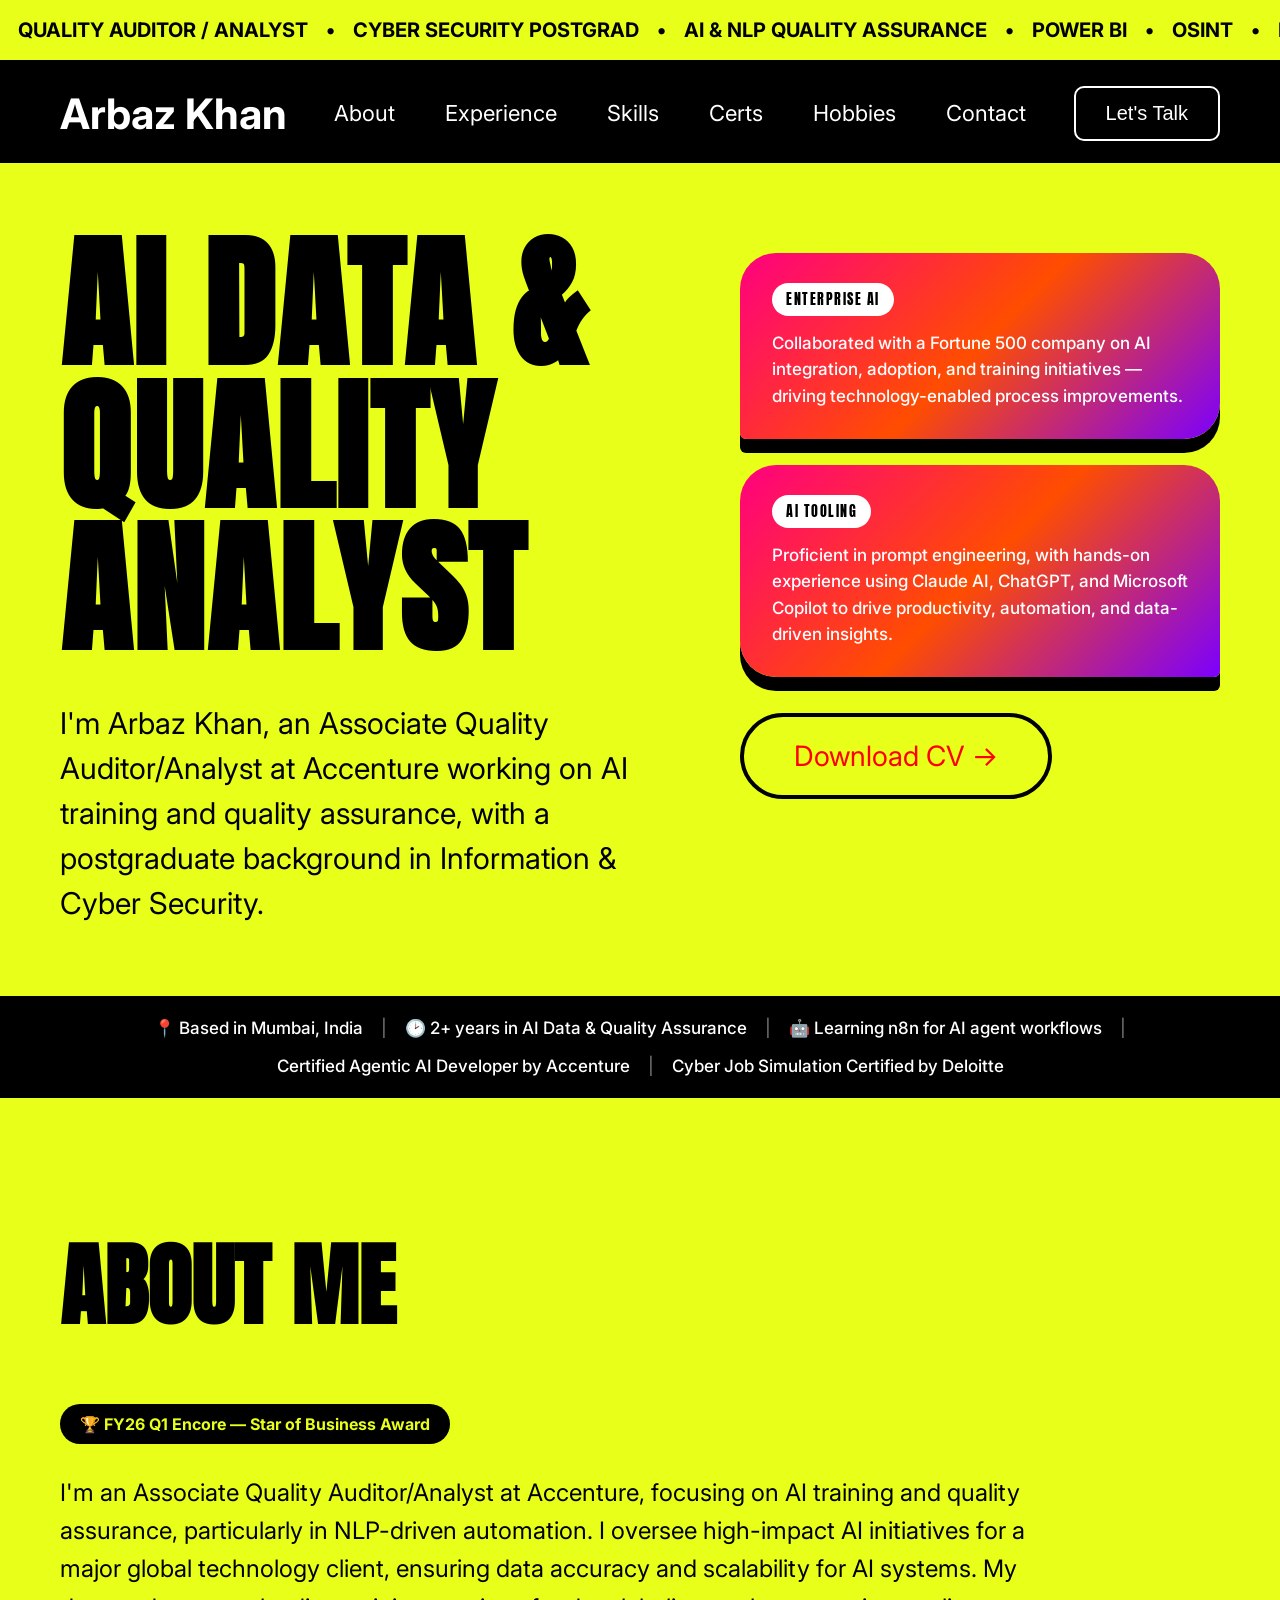
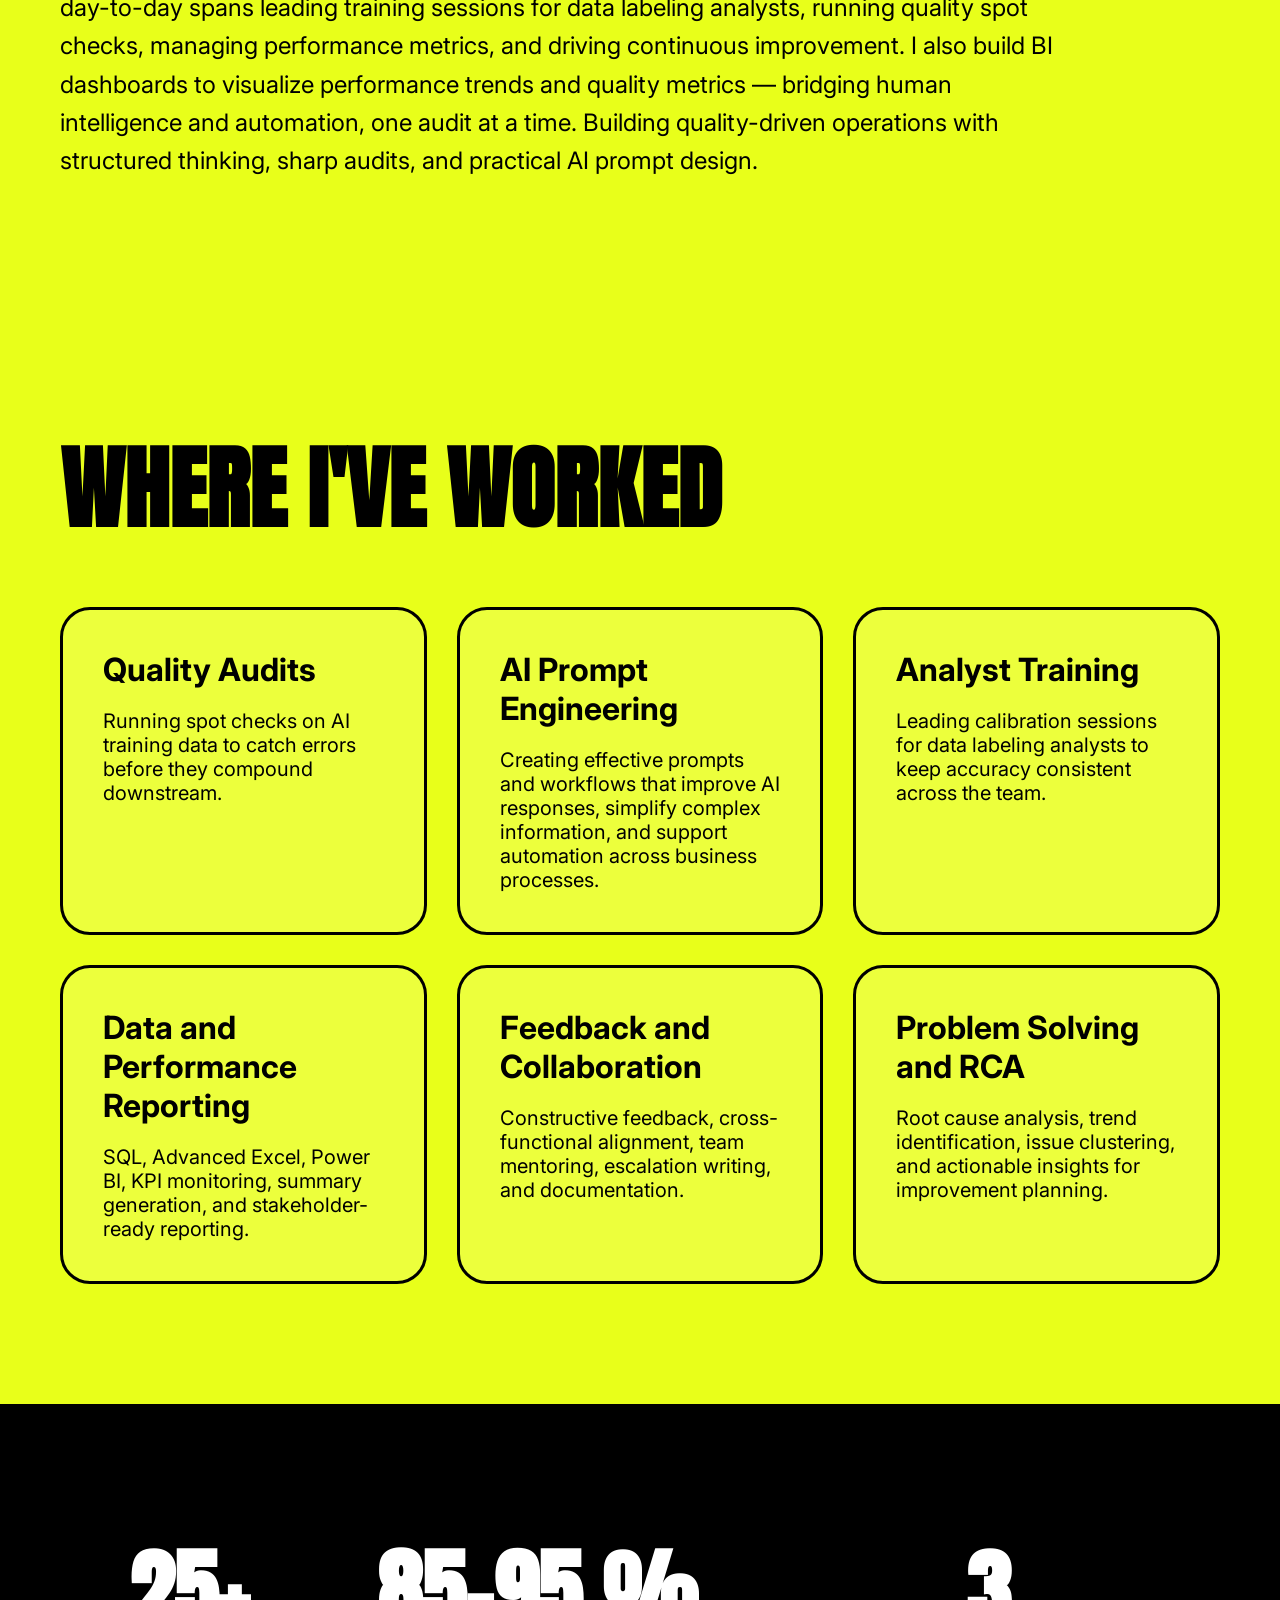
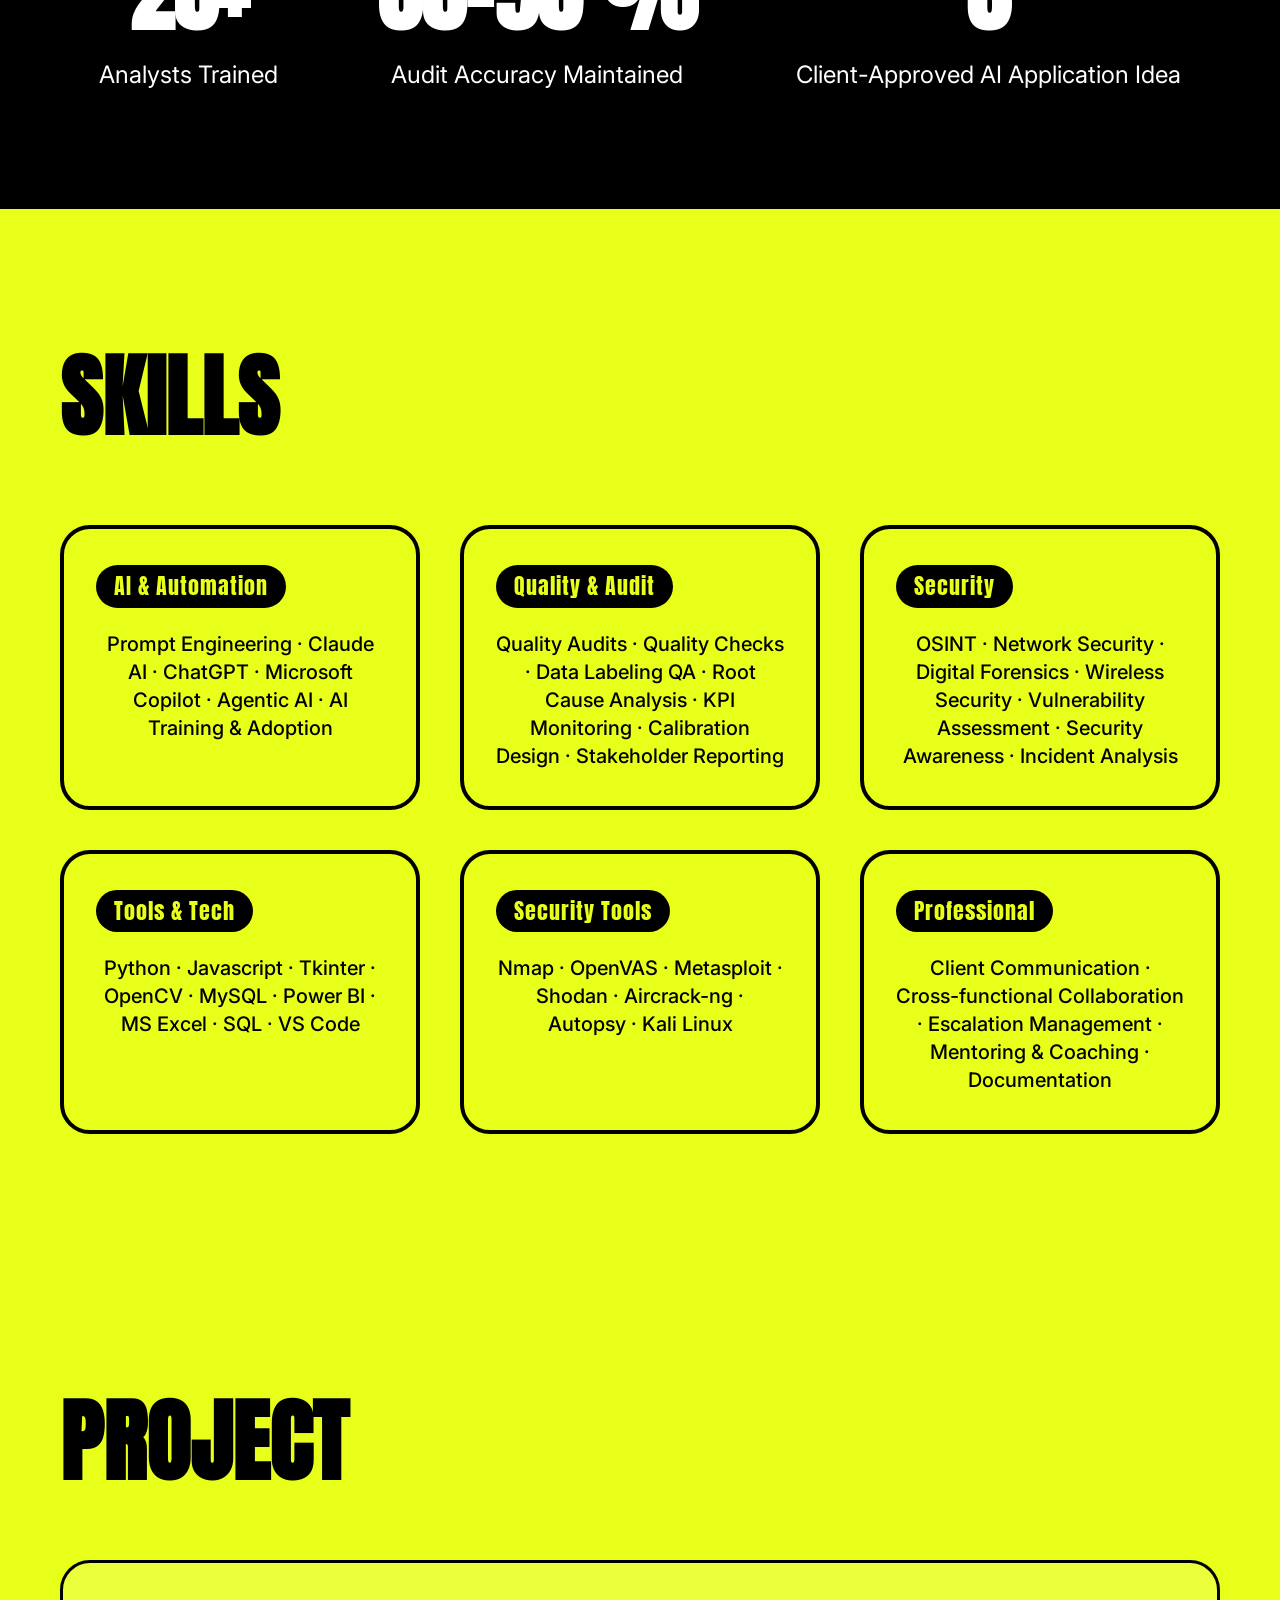
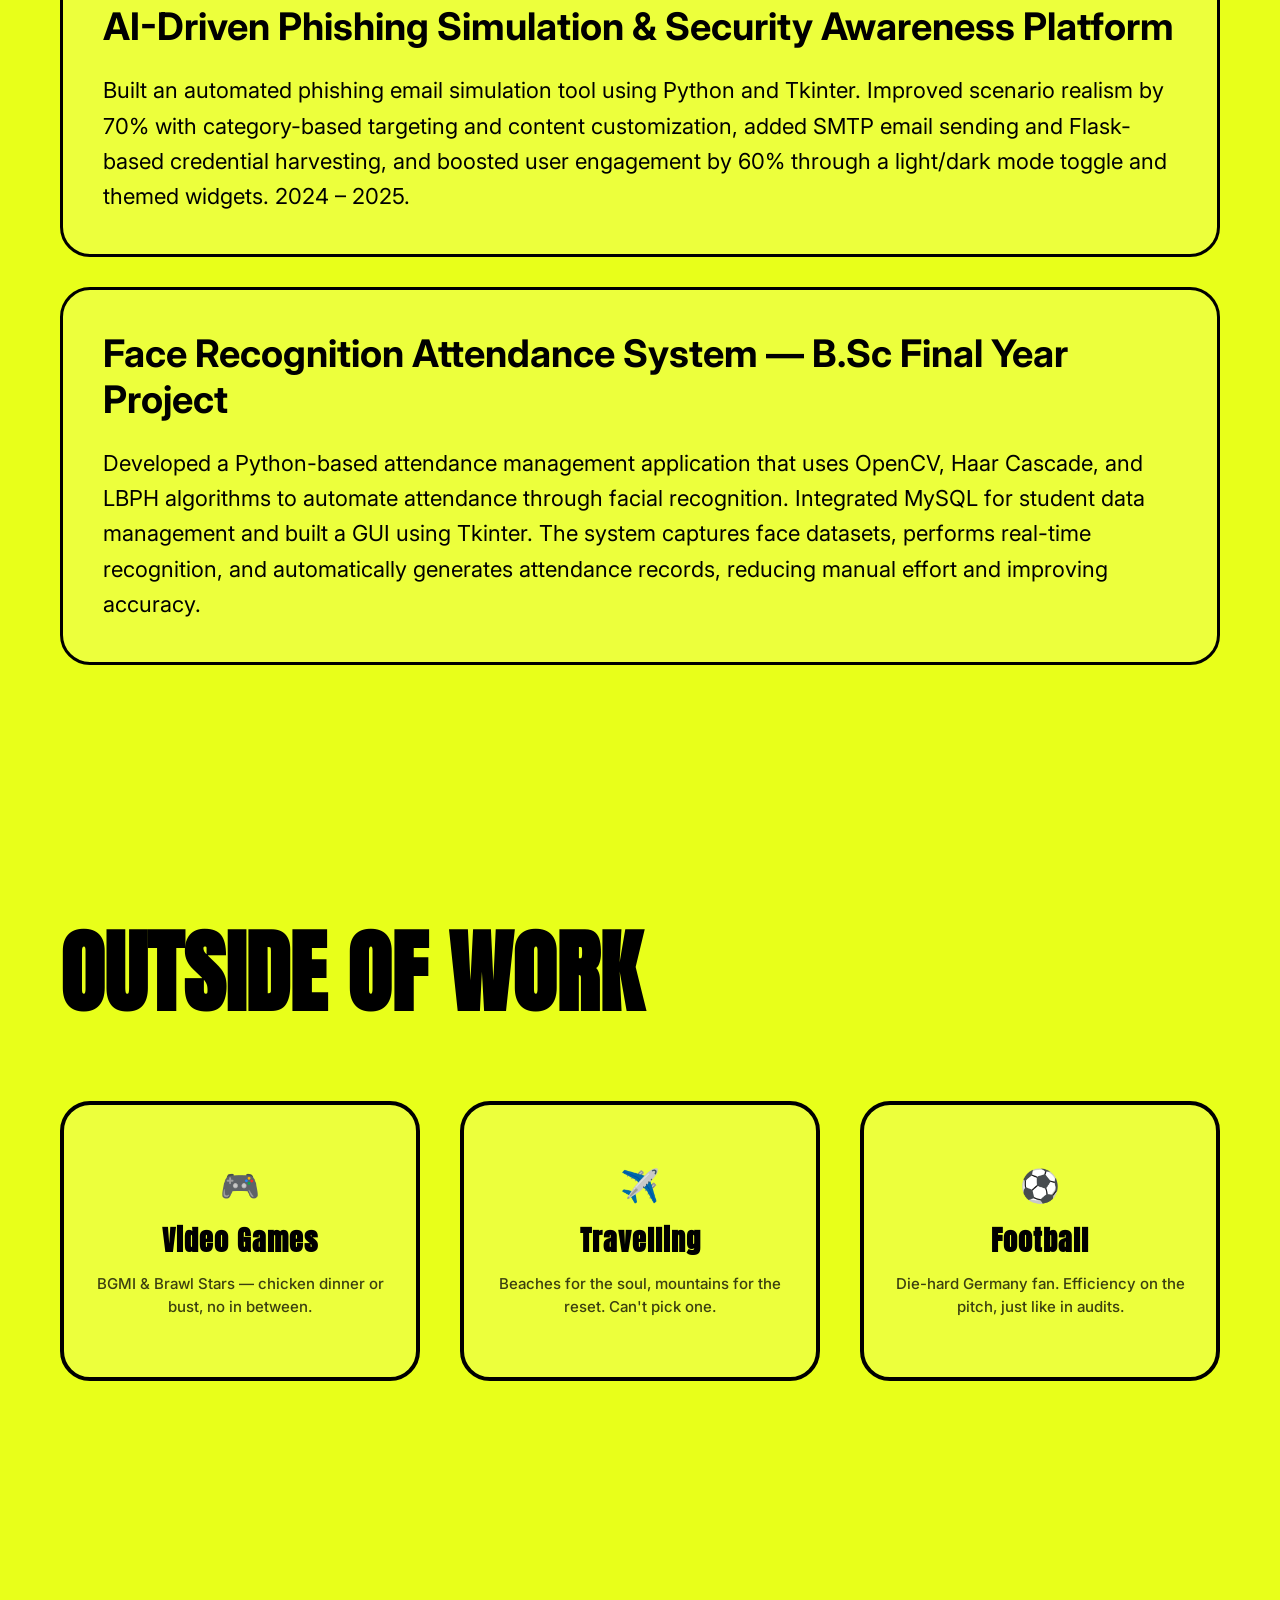
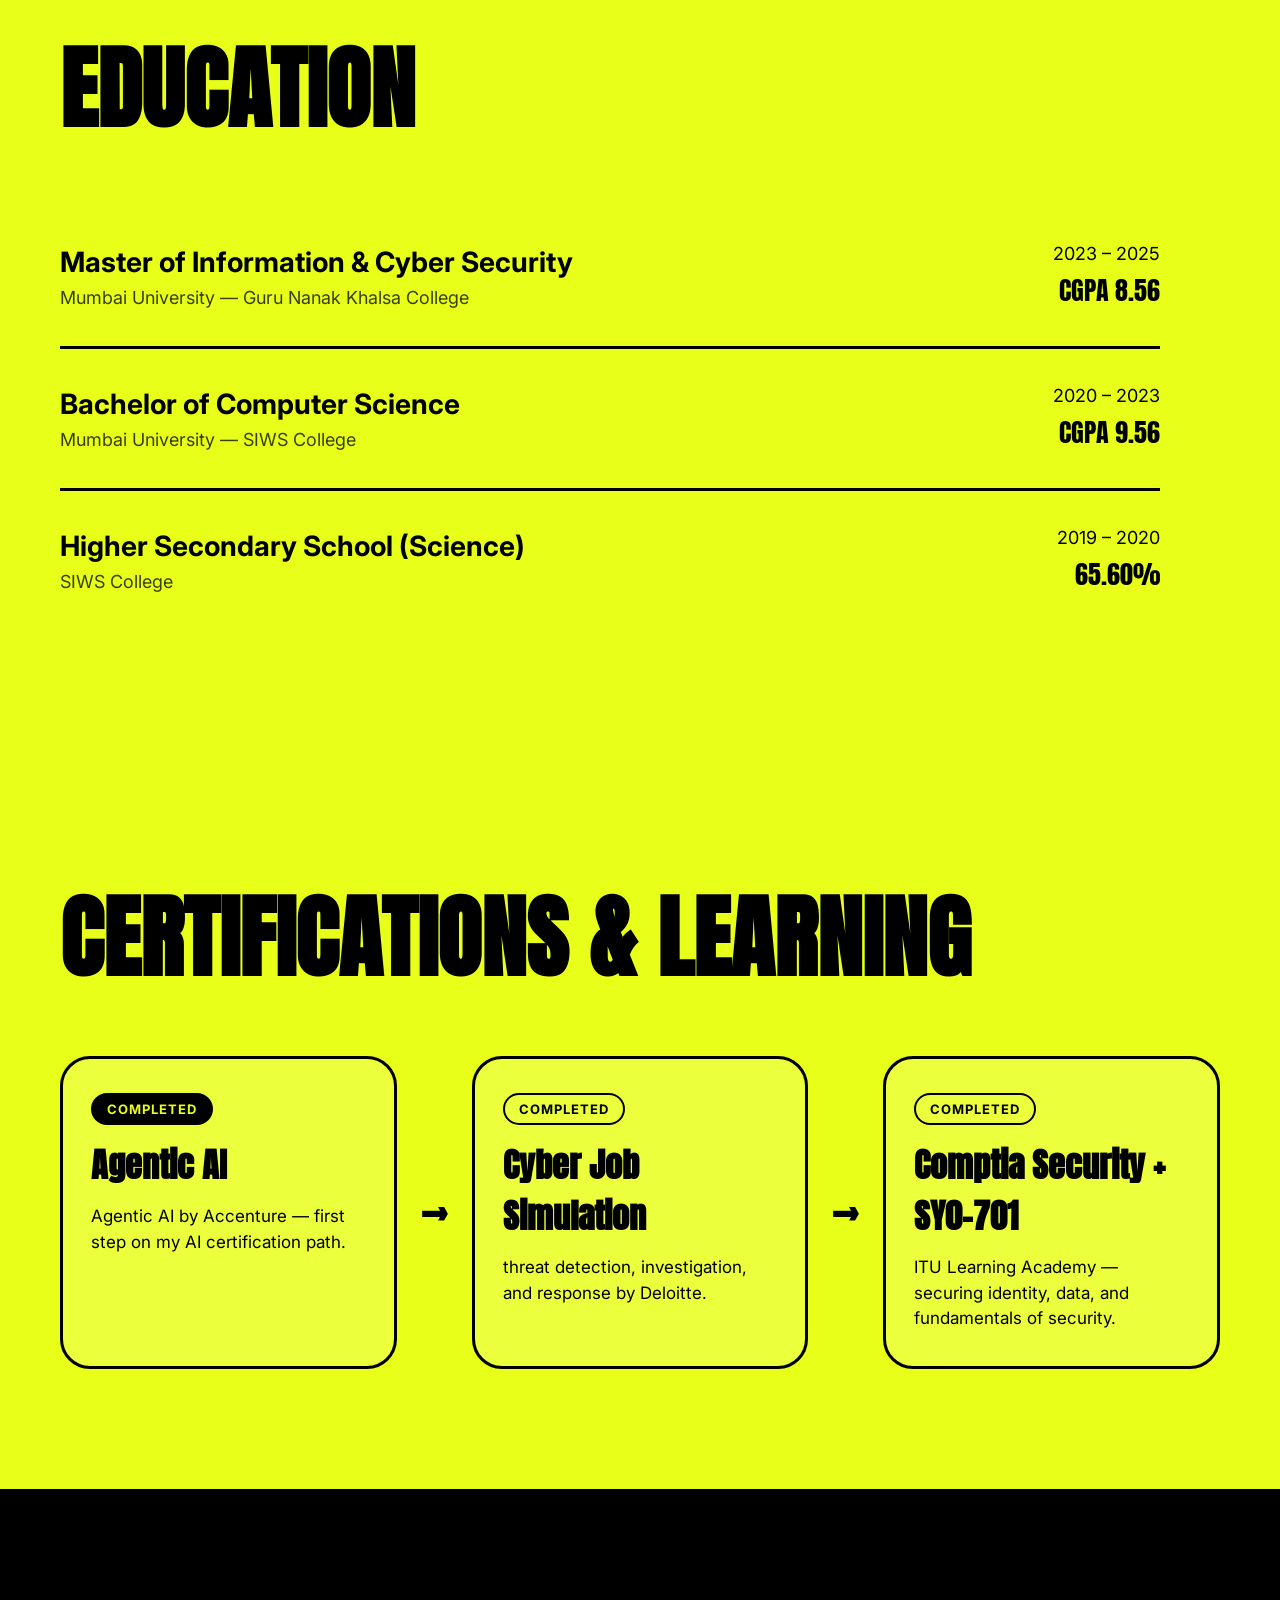
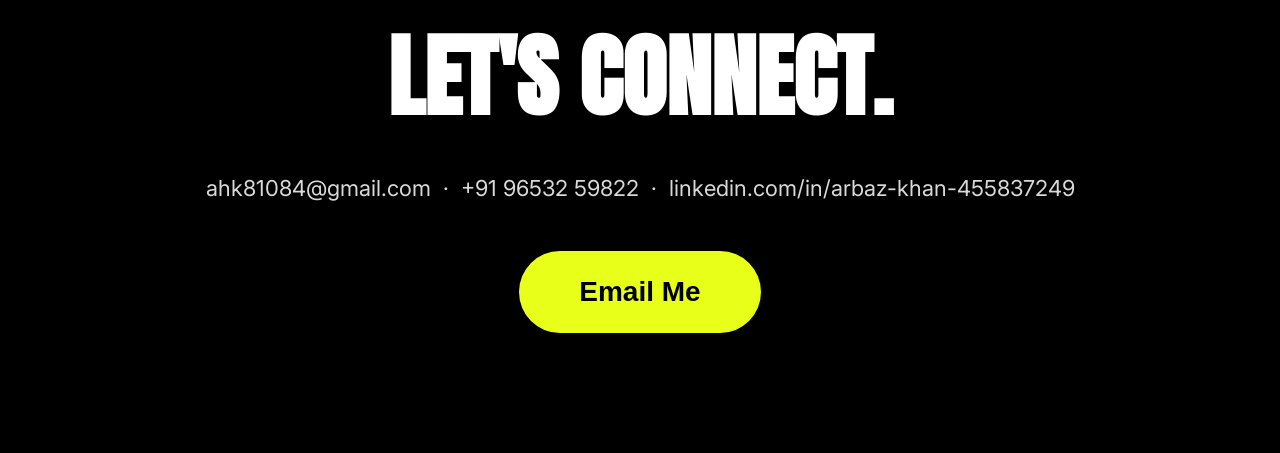
<file: index.html>
<!DOCTYPE html>
<html lang="en">
 
<head>
    <meta charset="UTF-8">
    <meta name="viewport" content="width=device-width, initial-scale=1.0">
    <title>Arbaz Khan — Portfolio</title>
 
    <link rel="stylesheet" href="arbazpotmain.css">
 
    <link href="https://fonts.googleapis.com/css2?family=Anton&family=Inter:wght@300;400;500;600;700&display=swap"
        rel="stylesheet">
</head>
 
<body>
 
    <!-- Announcement Bar -->
 
    <div class="announcement">
        <div class="marquee-track">
            <span>QUALITY AUDITOR / ANALYST</span>
            <span>•</span>
            <span>CYBER SECURITY POSTGRAD</span>
            <span>•</span>
            <span>AI &amp; NLP QUALITY ASSURANCE</span>
            <span>•</span>
            <span>POWER BI</span>
            <span>•</span>
            <span>OSINT</span>
            <span>•</span>
            <span>BUILDING TOWARD SECURITY &amp; AI ROLES</span>
            <span>•</span>
            <span>QUALITY AUDITOR / ANALYST</span>
            <span>•</span>
            <span>CYBER SECURITY POSTGRAD</span>
            <span>•</span>
            <span>AI &amp; NLP QUALITY ASSURANCE</span>
            <span>•</span>
            <span>POWER BI</span>
            <span>•</span>
            <span>OSINT</span>
            <span>•</span>
            <span>BUILDING TOWARD SECURITY &amp; AI ROLES</span>
            <span>•</span>
        </div>
    </div>
 
    <!-- Navbar -->
 
    <nav id="mainNav">
 
        <div class="logo">
            Arbaz Khan
        </div>
 
        <ul>
            <li><a href="#about">About</a></li>
            <li><a href="#experience">Experience</a></li>
            <li><a href="#skills">Skills</a></li>
            <li><a href="#certifications">Certs</a></li>
            <li><a href="#hobbies">Hobbies</a></li>
            <li><a href="#contact">Contact</a></li>
        </ul>
 
        <button class="login-btn">
            Let's Talk
        </button>
 
    </nav>
 
    <!-- Hero -->
 
    <section class="hero" data-animate>
 
        <div class="hero-left">
 
            <h1>
                AI DATA &amp; <br> QUALITY <br>
                ANALYST
            </h1>
 
            <p>
 
                I'm Arbaz Khan, an Associate Quality Auditor/Analyst at Accenture working on
                AI training and quality assurance, with a postgraduate background in
                Information &amp; Cyber Security.
 
            </p>
 
        </div>
 
        <div class="hero-right">
 
            <div class="creative-shape shape1">
                <span class="shape-tag">Enterprise AI</span>
                <span class="shape-label">Collaborated with a Fortune 500 company on AI integration, adoption, and training initiatives — driving technology-enabled process improvements.</span>
            </div>
 
            <div class="creative-shape shape2">
                <span class="shape-tag">AI Tooling</span>
                <span class="shape-label">Proficient in prompt engineering, with hands-on experience using Claude AI, ChatGPT, and Microsoft Copilot to drive productivity, automation, and data-driven insights.</span>
            </div>
 
            <a href="ArbazKhan_CV.pdf" download class="cta-btn">
             Download CV →
            </a>
 
        </div>
 
    </section>
 
    <!-- Quick Facts -->
 
    <div class="facts-strip" data-animate>
        <div class="fact">📍 Based in Mumbai, India</div>
        <div class="fact-divider">|</div>
        <div class="fact">🕑 2+ years in AI Data & Quality Assurance</div>
        <div class="fact-divider">|</div>
        <div class="fact">🤖 Learning n8n for AI agent workflows</div>
        <div class="fact-divider">|</div>
        <div class="fact">Certified Agentic AI Developer by Accenture</div>
        <div class="fact-divider">|</div>
        <div class="fact">Cyber Job Simulation Certified by Deloitte</div>
        
        
    </div>
 
    <!-- About -->
 
    <section class="about" data-animate>
 
        <h2>
            ABOUT ME
        </h2>
 
        <span class="award-badge">🏆 FY26 Q1 Encore — Star of Business Award</span>
 
        <p class="about-text">
            I'm an Associate Quality Auditor/Analyst at Accenture, focusing on AI training and
            quality assurance, particularly in NLP-driven automation. I oversee high-impact
            AI initiatives for a major global technology client, ensuring data accuracy and
            scalability for AI systems. My day-to-day spans leading training sessions for
            data labeling analysts, running quality spot checks, managing performance
            metrics, and driving continuous improvement. I also build BI dashboards to
            visualize performance trends and quality metrics — bridging human intelligence
            and automation, one audit at a time.
            Building quality-driven operations with structured thinking, sharp audits,
            and practical AI prompt design.
        </p>
 
    </section>
 
    <!-- Experience -->
 
    <section class="services" id="experience" data-animate>
 
        <h2>
            WHERE I'VE WORKED
        </h2>
 
        <div class="service-grid">
 
            <div class="service-card">
                <h3>Quality Audits</h3>
                <p>
                    Running spot checks on AI training data to catch errors before they
                    compound downstream.
                </p>
            </div>
 
            <div class="service-card">
                <h3>AI Prompt Engineering</h3>
                <p>
                    Creating effective prompts and workflows that improve AI
                    responses, simplify complex information, and support
                    automation across business processes.
                </p>
            </div>
 
            <div class="service-card">
                <h3>Analyst Training</h3>
                <p>
                    Leading calibration sessions for data labeling analysts to keep
                    accuracy consistent across the team.
                </p>
            </div>
 
            <div class="service-card">
                <h3>Data and Performance Reporting</h3>
                <p>
                    SQL, Advanced Excel, Power BI, KPI monitoring, summary generation, and stakeholder-ready reporting.
                </p>
            </div>
 
            <div class="service-card">
                <h3>Feedback and Collaboration</h3>
                <p>
                    Constructive feedback, cross-functional alignment, team mentoring, escalation writing, and documentation.
                </p>
            </div>
 
            <div class="service-card">
                <h3>Problem Solving and RCA</h3>
                <p>
                    Root cause analysis, trend identification, issue clustering, and actionable insights for improvement planning.
                </p>
            </div>
 
        </div>
 
    </section>
 
    <!-- Stats -->
 
    <section class="stats" data-animate>
 
        <div>
            <h2>25+</h2>
            <p>Analysts Trained</p>
        </div>
 
        <div>
            <h2>85–95 %</h2>
            <p>Audit Accuracy Maintained</p>
        </div>
 
        <div>
            <h2>3</h2>
            <p>Client-Approved AI Application Idea</p>
        </div>
 
    </section>
 
    <!-- Skills -->
 
    <section class="work" id="skills" data-animate>
 
        <h2>
            SKILLS
        </h2>
 
        <div class="work-grid skills-grid">
 
            <div class="work-card skill-card">
                <span class="skill-cat">AI &amp; Automation</span>
                Prompt Engineering · Claude AI · ChatGPT · Microsoft Copilot · Agentic AI · AI Training &amp; Adoption
            </div>
 
            <div class="work-card skill-card">
                <span class="skill-cat">Quality &amp; Audit</span>
                Quality Audits · Quality Checks · Data Labeling QA · Root Cause Analysis · KPI Monitoring · Calibration Design · Stakeholder Reporting
            </div>
 
            <div class="work-card skill-card">
                <span class="skill-cat">Security</span>
                OSINT · Network Security · Digital Forensics · Wireless Security · Vulnerability Assessment · Security Awareness · Incident Analysis
            </div>
 
            <div class="work-card skill-card">
                <span class="skill-cat">Tools &amp; Tech</span>
                Python · Javascript · Tkinter · OpenCV · MySQL · Power BI · MS Excel · SQL  · VS Code
            </div>
 
            <div class="work-card skill-card">
                <span class="skill-cat">Security Tools</span>
                Nmap · OpenVAS · Metasploit · Shodan · Aircrack-ng · Autopsy · Kali Linux
            </div>
 
            <div class="work-card skill-card">
                <span class="skill-cat">Professional</span>
                Client Communication · Cross-functional Collaboration · Escalation Management · Mentoring &amp; Coaching · Documentation
            </div>
 
        </div>
 
    </section>
 
    <!-- Project -->
 
    <section class="services" data-animate>
 
        <h2>
            PROJECT
        </h2>
 
        <div class="service-grid project-grid">
 
            <div class="service-card project-card-full">
                <h3>AI-Driven Phishing Simulation &amp; Security Awareness Platform</h3>
                <p>
                    Built an automated phishing email simulation tool using Python and
                    Tkinter. Improved scenario realism by 70% with category-based targeting
                    and content customization, added SMTP email sending and Flask-based
                    credential harvesting, and boosted user engagement by 60% through a
                    light/dark mode toggle and themed widgets. 2024 – 2025.
                </p>
            </div>

            <div class="service-card project-card-full">
                <h3>Face Recognition Attendance System — B.Sc Final Year Project</h3>
                <p>
                    Developed a Python-based attendance management application that uses
                    OpenCV, Haar Cascade, and LBPH algorithms to automate attendance through
                    facial recognition. Integrated MySQL for student data management and
                    built a GUI using Tkinter. The system captures face datasets, performs
                    real-time recognition, and automatically generates attendance records,
                    reducing manual effort and improving accuracy.
                </p>
            </div>
 
        </div>
 
    </section>
 
    <!-- Hobbies -->
 
    <section class="work" id="hobbies" data-animate>
 
        <h2>
            OUTSIDE OF WORK
        </h2>
 
        <div class="work-grid hobbies-grid">
 
            <div class="work-card hobby-card">
                🎮
                <span class="hobby-title">Video Games</span>
                <span class="hobby-sub">BGMI & Brawl Stars — chicken dinner or bust, no in between.</span>
            </div>
 
            <div class="work-card hobby-card">
                ✈️
                <span class="hobby-title">Travelling</span>
                <span class="hobby-sub">Beaches for the soul, mountains for the reset. Can't pick one.</span>
            </div>
 
            <div class="work-card hobby-card">
                ⚽
                <span class="hobby-title">Football</span>
                <span class="hobby-sub">Die-hard Germany fan. Efficiency on the pitch, just like in audits.</span>
            </div>
 
        </div>
 
    </section>
 
    <!-- Education -->
 
    <section class="about" id="education" data-animate>
 
        <h2>
            EDUCATION
        </h2>
 
        <div class="edu-list">
 
            <div class="edu-row">
                <div>
                    <h3>Master of Information &amp; Cyber Security</h3>
                    <p>Mumbai University — Guru Nanak Khalsa College</p>
                </div>
                <div class="edu-right">
                    <span>2023 – 2025</span>
                    <span class="edu-cgpa">CGPA 8.56</span>
                </div>
            </div>
 
            <div class="edu-row">
                <div>
                    <h3>Bachelor of Computer Science</h3>
                    <p>Mumbai University — SIWS College</p>
                </div>
                <div class="edu-right">
                    <span>2020 – 2023</span>
                    <span class="edu-cgpa">CGPA 9.56</span>
                </div>
            </div>
 
            <div class="edu-row">
                <div>
                    <h3>Higher Secondary School (Science)</h3>
                    <p>SIWS College</p>
                </div>
                <div class="edu-right">
                    <span>2019 – 2020</span>
                    <span class="edu-cgpa">65.60%</span>
                </div>
            </div>
 
        </div>
 
    </section>
 
    <!-- Certifications -->
 
    <section class="services" id="certifications" data-animate>
 
        <h2>
            CERTIFICATIONS &amp; LEARNING
        </h2>
 
        <div class="cert-track">
 
            <div class="cert-card">
                <span class="cert-status status-next">Completed</span>
                <h3>Agentic AI</h3>
                <p>Agentic AI by Accenture — first step on my AI certification path.</p>
            </div>
 
            <div class="cert-arrow">→</div>
 
            <div class="cert-card">
                <span class="cert-status status-planned">Completed</span>
                <h3>Cyber Job Simulation</h3>
                <p>threat detection, investigation, and response by Deloitte.</p>
            </div>
 
            <div class="cert-arrow">→</div>
 
            <div class="cert-card">
                <span class="cert-status status-planned">Completed</span>
                <h3>Comptia Security + SY0-701</h3>
                <p>ITU Learning Academy — securing identity, data, and fundamentals of security.</p>
            </div>
 
        </div>
 
 
    </section>
 
    <!-- Footer -->
 
    <footer id="contact" data-animate>
 
        <h2>
            LET'S CONNECT.
        </h2>
 
        <p class="footer-contact">
            ahk81084@gmail.com &nbsp;·&nbsp; +91 96532 59822 &nbsp;·&nbsp; linkedin.com/in/arbaz-khan-455837249
        </p>
 
        <button>
            Email Me
        </button>
 
    </footer>
 
    <script>
        // Hide navbar on scroll down, show on scroll up
        const nav = document.getElementById('mainNav');
        let lastScrollY = window.scrollY;
        let ticking = false;
 
        function handleNavScroll(){
            const currentScrollY = window.scrollY;
 
            if (currentScrollY > lastScrollY && currentScrollY > 80) {
                // scrolling down — hide
                nav.classList.add('nav-hidden');
            } else {
                // scrolling up — show
                nav.classList.remove('nav-hidden');
            }
 
            lastScrollY = currentScrollY;
            ticking = false;
        }
 
        window.addEventListener('scroll', () => {
            if (!ticking) {
                window.requestAnimationFrame(handleNavScroll);
                ticking = true;
            }
        });
 
        // Scroll-triggered fade/slide-in animation
        const animatedEls = document.querySelectorAll('[data-animate]');
        const reduceMotion = window.matchMedia('(prefers-reduced-motion: reduce)').matches;
 
        if (reduceMotion) {
            animatedEls.forEach(el => el.classList.add('is-visible'));
        } else {
            const observer = new IntersectionObserver((entries) => {
                entries.forEach(entry => {
                    if (entry.isIntersecting) {
                        entry.target.classList.add('is-visible');
                        observer.unobserve(entry.target);
                    }
                });
            }, { threshold: 0.12 });
 
            animatedEls.forEach(el => observer.observe(el));
        }
    </script>
 
</body>
 
</html>
</file>
<file: arbazpotmain.css>
*{
    margin:0;
    padding:0;
    box-sizing:border-box;
    }
     
    /* Scroll reveal */
     
    [data-animate]{
    opacity:0;
    transform:translateY(40px);
    transition:opacity .7s ease, transform .7s ease;
    }
     
    [data-animate].is-visible{
    opacity:1;
    transform:translateY(0);
    }
     
    @media (prefers-reduced-motion: reduce){
    [data-animate]{
    opacity:1;
    transform:none;
    transition:none;
    }
    }
     
    :root{
    --yellow:#E8FF1A;
    --black:#000000;
    }
     
    body{
    background:var(--yellow);
    color:var(--black);
    font-family:'Inter',sans-serif;
    overflow-x:hidden;
    }
     
    /* Announcement / Marquee */
     
    .announcement{
    background:var(--yellow);
    padding:18px 0;
    font-weight:700;
    font-size:20px;
    overflow:hidden;
    white-space:nowrap;
    border-bottom:3px solid black;
    }
     
    .marquee-track{
    display:inline-flex;
    gap:18px;
    animation:marquee 28s linear infinite;
    padding-left:18px;
    }
     
    .marquee-track span{
    flex-shrink:0;
    }
     
    @keyframes marquee{
    0%{transform:translateX(0);}
    100%{transform:translateX(-50%);}
    }
     
    @media (prefers-reduced-motion: reduce){
    .marquee-track{
    animation:none;
    }
    }
     
    /* Navbar */
     
    nav{
    height:100px;
    background:black;
    display:flex;
    justify-content:space-between;
    align-items:center;
    padding:0 60px;
    position:sticky;
    top:0;
    z-index:100;
    transition:transform .3s ease;
    }
     
    nav.nav-hidden{
    transform:translateY(-100%);
    }
     
    .logo{
    color:white;
    font-size:42px;
    font-weight:700;
    }
     
    nav ul{
    display:flex;
    gap:50px;
    list-style:none;
    }
     
    nav a{
    color:white;
    text-decoration:none;
    font-size:22px;
    }
     
    .login-btn{
    background:transparent;
    border:2px solid white;
    color:white;
    padding:14px 30px;
    border-radius:10px;
    font-size:20px;
    cursor:pointer;
    }
     
    .login-btn:hover{
    background:white;
    color:black;
    }
     
    /* Quick Facts Strip */
     
    .facts-strip{
    background:black;
    color:white;
    display:flex;
    align-items:center;
    justify-content:center;
    flex-wrap:wrap;
    gap:18px;
    padding:22px 40px;
    font-size:17px;
    font-weight:500;
    }
     
    .fact-divider{
    opacity:.4;
    }
     
    @media(max-width:1000px){
    .facts-strip{
    padding:18px 20px;
    font-size:15px;
    gap:10px;
    }
    .fact-divider{
    display:none;
    }
    .fact{
    width:100%;
    text-align:center;
    }
    }
     
    /* Hero */
     
    .hero{
    display:flex;
    justify-content:space-between;
    align-items:flex-start;
    padding:70px 60px;
    min-height:85vh;
    gap:40px;
    }
     
    .hero-left{
    width:56%;
    }
     
    .hero-left h1{
    font-family:'Anton',sans-serif;
    font-size:9rem;
    line-height:.99;
    letter-spacing:2px;
    margin-bottom:40px;
    }
     
    .hero-left p{
    font-size:30px;
    max-width:680px;
    line-height:1.5;
    }
     
    .hero-right{
    width:42%;
    display:flex;
    flex-direction:column;
    align-items:stretch;
    margin-top:20px;
    }
    .hero-right{
        width:42%;
        display:flex;
        flex-direction:column;
        align-items:stretch;
        margin-top:20px;
    }
     
    .creative-shape{
        width:100%;
        min-height:auto;
        background:linear-gradient(
            135deg,
            #ff0080,
            #ff4d00,
            #7b00ff
        );
        border-radius:36px 36px 36px 6px;
        margin-bottom:26px;
        display:flex;
        flex-direction:column;
        align-items:flex-start;
        justify-content:center;
        padding:30px 32px;
     
        /* Initial position */
        transform:translateY(-8px);
     
        /* Shadow */
        box-shadow:8px 8px 0 0 black;
     
        /* Animation */
        transition:all 0.35s ease;
     
        /* Needed for z-index */
        position:relative;
        cursor:pointer;
    }
     
    .creative-shape:hover{
        transform:translateY(-20px) scale(1.05);
        box-shadow:15px 15px 0 0 black;
        z-index:10;
    }
     
    .creative-shape{
    width:100%;
    min-height:auto;
    background:linear-gradient(
    135deg,
    #ff0080,
    #ff4d00,
    #7b00ff
    );
    border-radius:36px 36px 36px 6px;
    margin-bottom:26px;
    transform:none;
    display:flex;
    flex-direction:column;
    align-items:flex-start;
    justify-content:center;
    padding:30px 32px;
    box-shadow:0 14px 0 0 rgba(0,0,0,1);
    }
     
    .shape2{
    transform:none;
    border-radius:36px 36px 6px 36px;
    }
     
    .shape-tag{
    display:inline-block;
    font-family:'Anton',sans-serif;
    font-size:14px;
    letter-spacing:1.5px;
    text-transform:uppercase;
    color:black;
    background:white;
    padding:6px 14px;
    border-radius:30px;
    margin-bottom:14px;
    }
     
    .shape-label{
    color:white;
    font-family:'Inter',sans-serif;
    font-weight:500;
    font-size:17px;
    text-align:left;
    line-height:1.55;
    }
     
    .cta-btn{
    margin-top:10px;
    background:transparent;
    border:4px solid black;
    padding:22px 50px;
    border-radius:60px;
    font-size:28px;
    cursor:pointer;
    align-self:flex-start;
    }
     
    .cta-btn:hover{
    background:black;
    color:var(--yellow);
    }
    .cta-btn,
    .cta-btn:visited,
    .cta-btn:hover {
    color: red;
    text-decoration: none;
    }
     
    /* About */
     
    .about{
    padding:120px 60px;
    }
     
    .about h2{
    font-family:'Anton',sans-serif;
    font-size:90px;
    margin-bottom:50px;
    }
     
    .about-text{
    font-size:24px;
    line-height:1.6;
    max-width:1000px;
    }
     
    .award-badge{
    display:inline-block;
    background:black;
    color:var(--yellow);
    font-weight:700;
    font-size:16px;
    padding:10px 20px;
    border-radius:30px;
    margin-bottom:30px;
    }
     
    /* Services */
     
    .services{
    padding:120px 60px;
    }
     
    .services h2{
    font-family:'Anton',sans-serif;
    font-size:90px;
    margin-bottom:50px;
    }
     
    .service-grid{
    display:grid;
    grid-template-columns:repeat(3,1fr);
    gap:30px;
    }
     
    .service-card{
    border:3px solid black;
    padding:40px;
    border-radius:30px;
    background:rgba(255,255,255,.15);
    transition:transform .25s ease, box-shadow .25s ease, background .25s ease;
    }
     
    .service-card:hover{
    transform:translateY(-8px);
    box-shadow:8px 8px 0 0 black;
    background:rgba(255,255,255,.35);
    }
     
    .service-card h3{
    font-size:32px;
    margin-bottom:20px;
    }
     
    .service-card p{
    font-size:20px;
    }
     
    .project-grid{
    grid-template-columns:1fr;
    }
     
    .project-card-full h3{
    font-size:38px;
    margin-bottom:24px;
    }
     
    .project-card-full p{
    font-size:22px;
    line-height:1.6;
    }
     
    /* Stats */
     
    .stats{
    display:flex;
    justify-content:space-around;
    padding:120px 50px;
    background:black;
    color:white;
    text-align:center;
    }
     
    .stats h2{
    font-size:90px;
    font-family:'Anton',sans-serif;
    }
     
    .stats p{
    font-size:24px;
    }
     
    /* Work */
     
    .work{
    padding:120px 60px;
    }
     
    .work h2{
    font-family:'Anton',sans-serif;
    font-size:90px;
    margin-bottom:60px;
    }
     
    .work-grid{
    display:grid;
    grid-template-columns:1fr 1fr;
    gap:40px;
    }
     
    .work-card{
    height:300px;
    border:4px solid black;
    border-radius:30px;
    display:flex;
    align-items:center;
    justify-content:center;
    font-size:42px;
    font-weight:700;
    text-align:center;
    padding:30px;
    line-height:1.4;
    transition:transform .25s ease, box-shadow .25s ease;
    }
     
    .work-card:hover{
    transform:translateY(-8px);
    box-shadow:8px 8px 0 0 black;
    }
     
    .hobbies-grid{
    grid-template-columns:repeat(3,1fr);
    }
     
    .hobby-card{
    font-size:32px;
    background:rgba(255,255,255,.15);
    flex-direction:column;
    gap:12px;
    height:auto !important;
    min-height:280px;
    padding:36px 30px;
    }
     
    /* Education */
     
    .edu-list{
    display:flex;
    flex-direction:column;
    gap:0;
    max-width:1100px;
    }
     
    .edu-row{
    display:flex;
    justify-content:space-between;
    align-items:center;
    padding:36px 0;
    border-bottom:3px solid black;
    gap:20px;
    flex-wrap:wrap;
    }
     
    .edu-row:last-child{
    border-bottom:none;
    }
     
    .edu-row h3{
    font-size:28px;
    margin-bottom:8px;
    }
     
    .edu-row p{
    font-size:18px;
    opacity:.75;
    }
     
    .edu-right{
    display:flex;
    flex-direction:column;
    align-items:flex-end;
    text-align:right;
    font-size:18px;
    gap:6px;
    }
     
    .edu-cgpa{
    font-family:'Anton',sans-serif;
    font-size:26px;
    }
     
    /* Certifications */
     
    .cert-track{
    display:flex;
    align-items:stretch;
    gap:24px;
    flex-wrap:wrap;
    }
     
    .cert-card{
    flex:1;
    min-width:220px;
    border:3px solid black;
    border-radius:30px;
    padding:34px 28px;
    background:rgba(255,255,255,.15);
    display:flex;
    flex-direction:column;
    gap:14px;
    transition:transform .25s ease, box-shadow .25s ease, background .25s ease;
    }
     
    .cert-card:hover{
    transform:translateY(-8px);
    box-shadow:8px 8px 0 0 black;
    background:rgba(255,255,255,.35);
    }
     
    .cert-status{
    display:inline-block;
    align-self:flex-start;
    font-family:'Inter',sans-serif;
    font-weight:700;
    font-size:13px;
    letter-spacing:1px;
    text-transform:uppercase;
    padding:6px 14px;
    border-radius:30px;
    border:2px solid black;
    }
     
    .status-next{
    background:black;
    color:var(--yellow);
    }
     
    .status-planned{
    background:transparent;
    color:black;
    }
     
    .cert-card h3{
    font-family:'Anton',sans-serif;
    font-size:34px;
    }
     
    .cert-card p{
    font-size:17px;
    line-height:1.5;
    }
     
    .cert-arrow{
    font-family:'Anton',sans-serif;
    font-size:40px;
    display:flex;
    align-items:center;
    }
     
    .cert-footnote{
    margin-top:36px;
    font-size:18px;
    opacity:.75;
    }
     
    /* Footer */
     
    footer{
    padding:120px 40px;
    background:black;
    color:white;
    text-align:center;
    }
     
    footer h2{
    font-family:'Anton',sans-serif;
    font-size:90px;
    max-width:1000px;
    margin:auto;
    margin-bottom:30px;
    }
     
    .footer-contact{
    font-size:22px;
    margin-bottom:50px;
    opacity:.85;
    }
     
    footer button{
    background:var(--yellow);
    border:none;
    padding:25px 60px;
    font-size:28px;
    font-weight:700;
    cursor:pointer;
    border-radius:60px;
    }
     
    footer button:hover{
    background:white;
    }
     
    /* Responsive */
     
    @media(max-width:1000px){
     
    nav{
    padding:0 24px;
    flex-wrap:wrap;
    height:auto;
    gap:16px;
    padding-top:20px;
    padding-bottom:20px;
    }
     
    nav ul{
    gap:24px;
    flex-wrap:wrap;
    justify-content:center;
    }
     
    .hero{
    flex-direction:column;
    padding:50px 30px;
    }
     
    .hero-left,
    .hero-right{
    width:100%;
    }
     
    .hero-left h1{
    font-size:4.2rem;
    }
     
    .hero-left p{
    font-size:22px;
    }
     
    .hero-right{
    margin-top:50px;
    }
     
    .creative-shape{
    border-radius:28px 28px 28px 6px;
    padding:26px 24px;
    }
     
    .shape2{
    border-radius:28px 28px 6px 28px;
    }
     
    .shape-label{
    font-size:16px;
    }
     
    .cta-btn{
    align-self:center;
    font-size:24px;
    padding:18px 40px;
    }
     
    .about,
    .services,
    .work{
    padding:70px 30px;
    }
     
    .about h2,
    .services h2,
    .work h2{
    font-size:54px;
    }
     
    .service-grid,
    .work-grid,
    .hobbies-grid{
    grid-template-columns:1fr;
    }
     
    .stats{
    flex-direction:column;
    gap:40px;
    padding:70px 30px;
    }
     
    .stats h2{
    font-size:60px;
    }
     
    .edu-row{
    flex-direction:column;
    align-items:flex-start;
    }
     
    .edu-right{
    align-items:flex-start;
    text-align:left;
    }
     
    footer h2{
    font-size:48px;
    }
     
    .cert-track{
    flex-direction:column;
    }
     
    .cert-arrow{
    display:none;
    }
     
    .marquee-track{
    font-size:16px;
    }
    }
    /* Skills category cards */
    
    .skills-grid{
    grid-template-columns:repeat(3,1fr);
    }
    
    .skill-card{
    flex-direction:column;
    align-items:flex-start;
    justify-content:flex-start;
    height:auto;
    min-height:220px;
    font-size:20px;
    font-weight:500;
    gap:16px;
    padding:36px 32px;
    }
    
    .skill-cat{
    font-family:'Anton',sans-serif;
    font-size:22px;
    background:black;
    color:var(--yellow);
    padding:6px 18px;
    border-radius:30px;
    display:inline-block;
    margin-bottom:6px;
    letter-spacing:1px;
    }
    
    @media(max-width:1000px){
    .skills-grid{
    grid-template-columns:1fr;
    }
    }
    
    /* Hobby cards */
    
    .hobby-title{
    font-family:'Anton',sans-serif;
    font-size:28px;
    letter-spacing:1px;
    }
    
    .hobby-sub{
    font-family:'Inter',sans-serif;
    font-size:15px;
    font-weight:500;
    opacity:.75;
    line-height:1.55;
    text-align:center;
    max-width:100%;
    word-wrap:break-word;
    }
</file>
